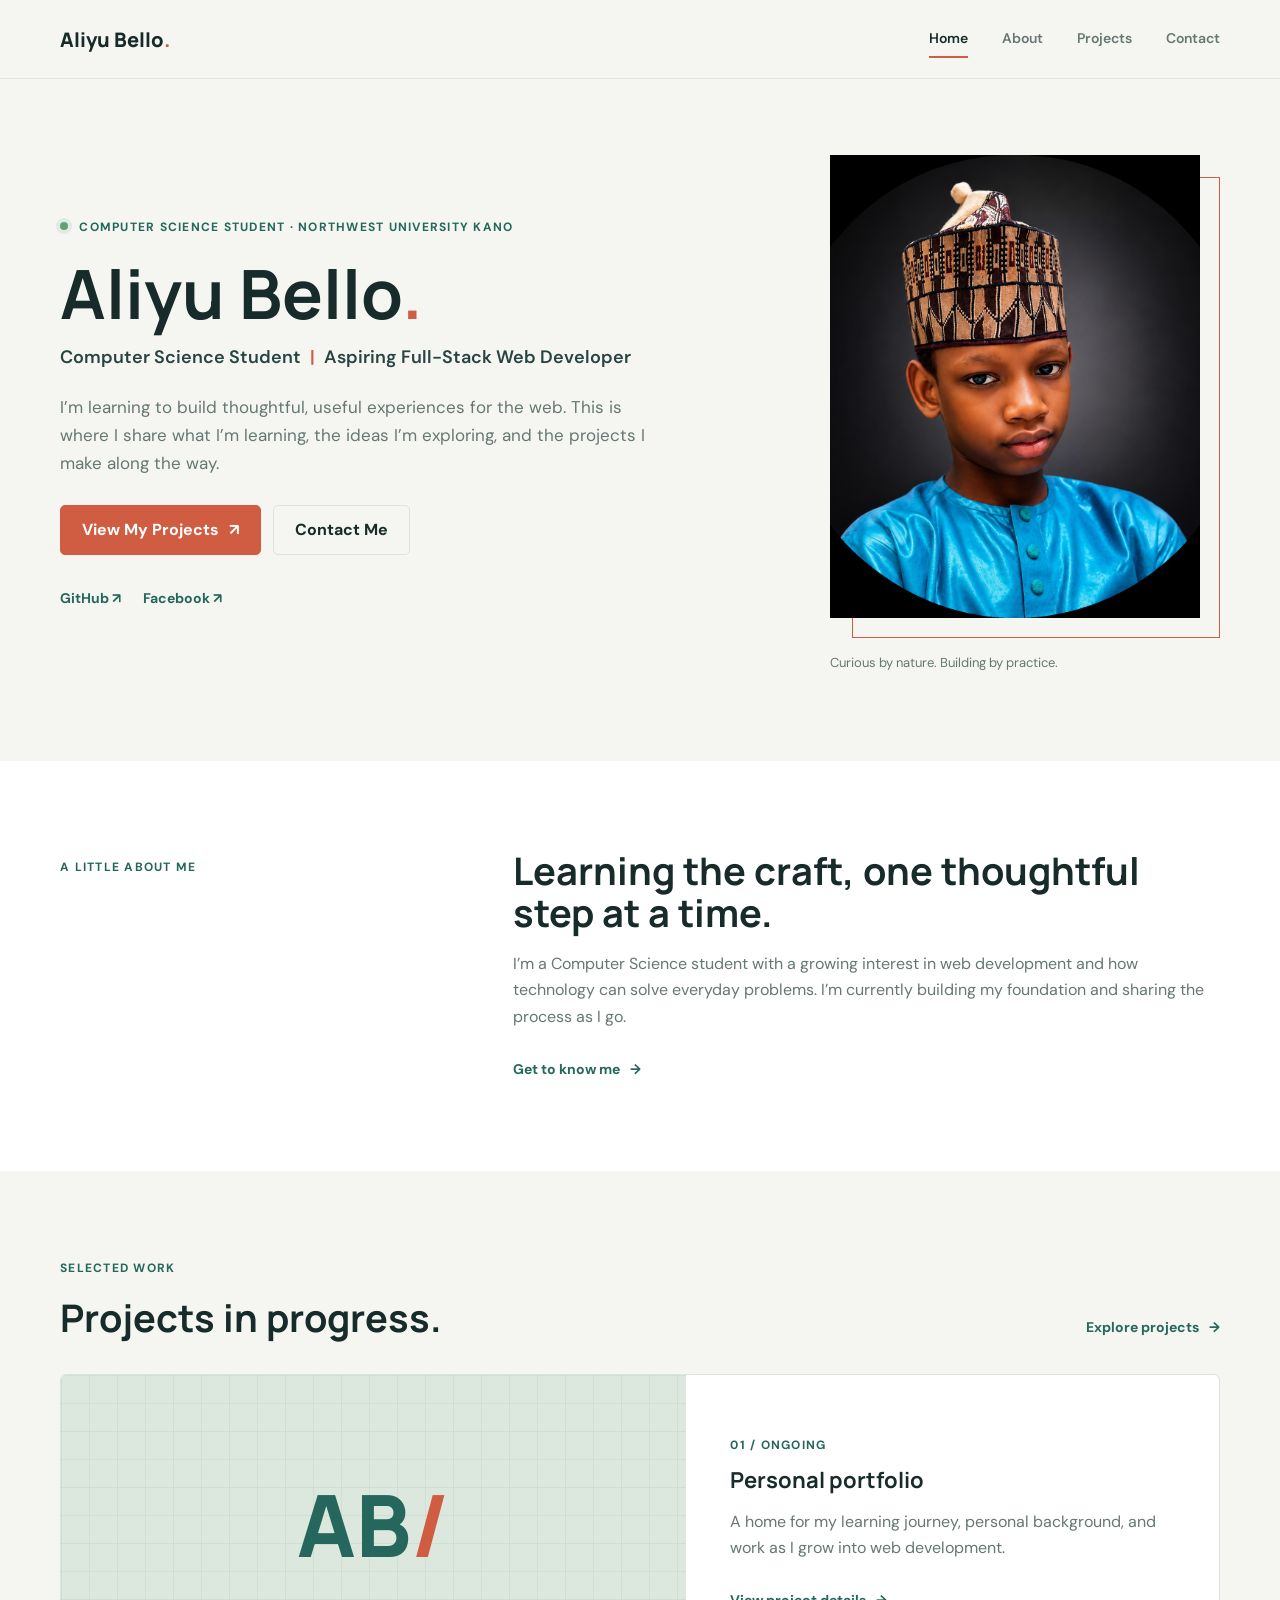
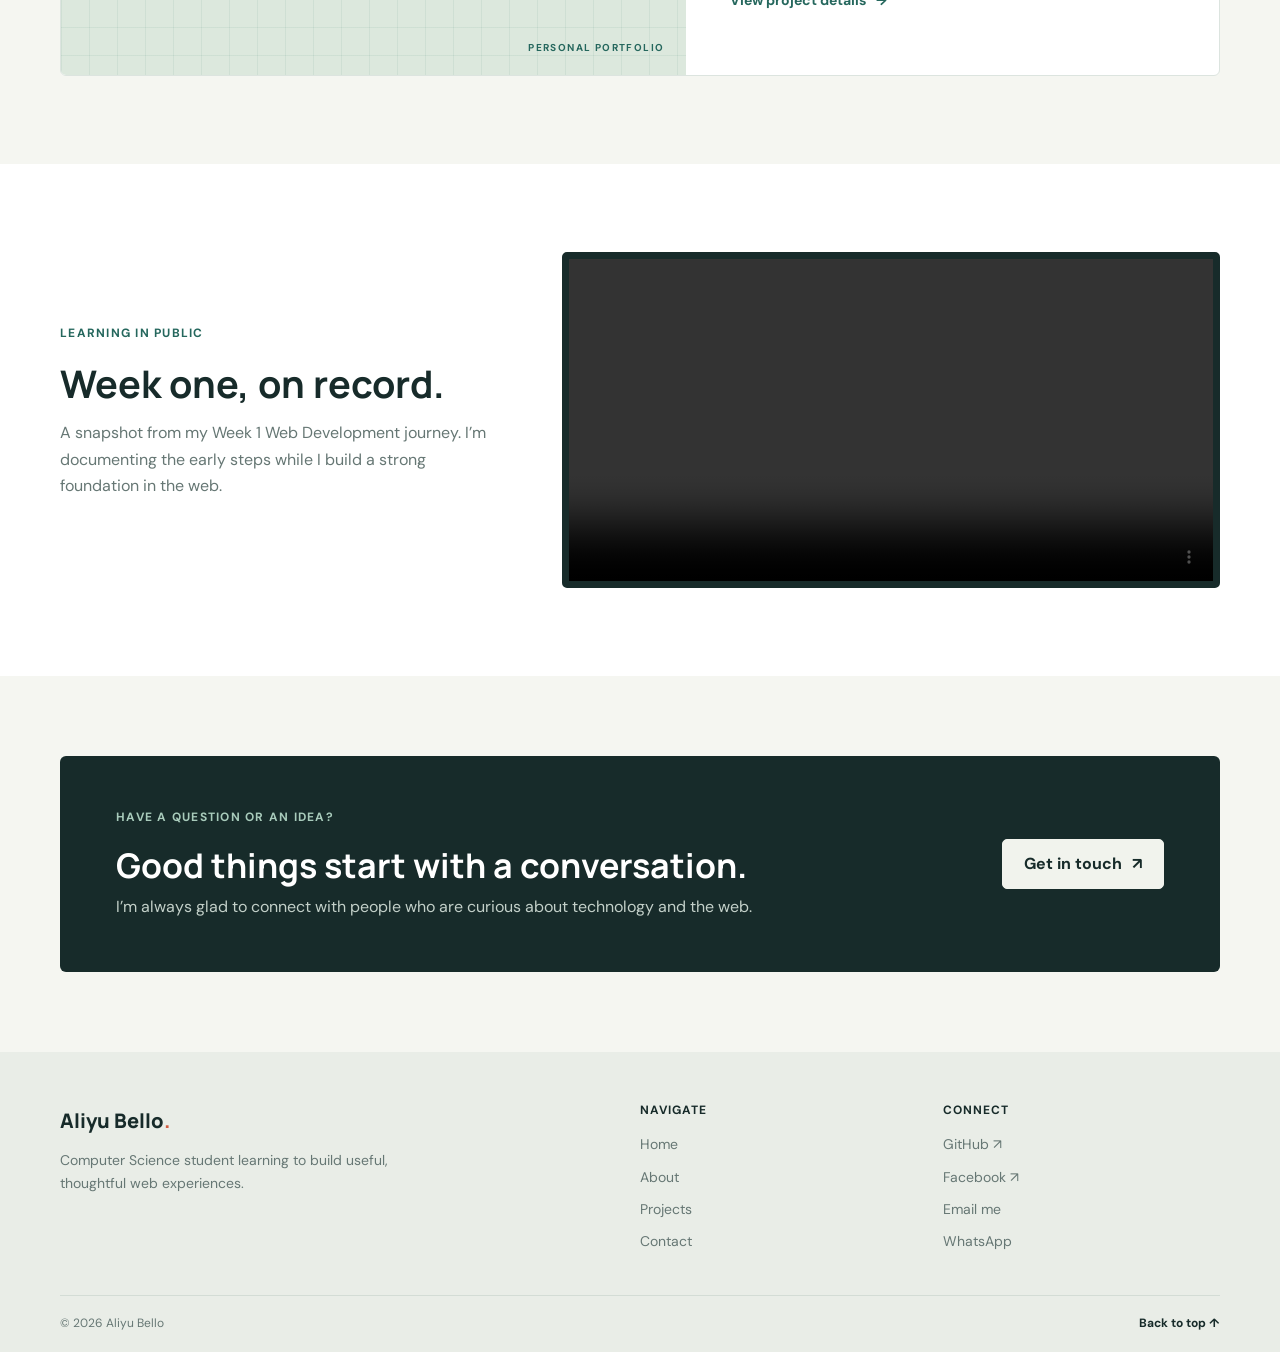
<file: index.html>
<!DOCTYPE html>
<html lang="en">
<head>
    <meta charset="UTF-8">
    <meta name="viewport" content="width=device-width, initial-scale=1.0">
    <meta name="description" content="Aliyu Bello is a Computer Science student at Northwest University Kano learning full-stack web development.">
    <meta property="og:title" content="Aliyu Bello | Aspiring Full-Stack Web Developer">
    <meta property="og:description" content="The portfolio and learning journey of Aliyu Bello, a Computer Science student at Northwest University Kano.">
    <meta property="og:type" content="website">
    <meta property="og:image" content="[ADD YOUR SOCIAL PREVIEW IMAGE URL]">
    <title>Aliyu Bello | Aspiring Full-Stack Web Developer</title>
    <link rel="icon" href="favicon.svg" type="image/svg+xml">
    <link rel="preconnect" href="https://fonts.googleapis.com">
    <link rel="preconnect" href="https://fonts.gstatic.com" crossorigin>
    <link href="https://fonts.googleapis.com/css2?family=DM+Sans:wght@400;500;600;700&family=Manrope:wght@400;500;600;700;800&display=swap" rel="stylesheet">
    <link rel="stylesheet" href="style.css">
    <script src="script.js" defer></script>
</head>
<body id="top">
    <a class="skip-link" href="#main-content">Skip to content</a>
    <header class="site-header">
        <div class="header-inner">
            <a class="logo" href="index.html" aria-label="Aliyu Bello home">Aliyu Bello<span>.</span></a>
            <button class="menu-toggle" type="button" aria-expanded="false" aria-controls="site-navigation" aria-label="Open navigation"><span></span><span></span></button>
            <nav class="site-nav" id="site-navigation" aria-label="Main navigation">
                <a href="index.html" aria-current="page">Home</a><a href="about.html">About</a><a href="project.html">Projects</a><a href="contact.html">Contact</a>
            </nav>
        </div>
    </header>
    <main id="main-content">
        <section class="hero container">
            <div class="hero-copy" data-reveal>
                <p class="eyebrow"><span class="status-dot"></span> Computer Science Student · Northwest University Kano</p>
                <h1>Aliyu Bello<span class="hero-period">.</span></h1>
                <p class="hero-title">Computer Science Student <span>|</span> Aspiring Full-Stack Web Developer</p>
                <p class="lede">I’m learning to build thoughtful, useful experiences for the web. This is where I share what I’m learning, the ideas I’m exploring, and the projects I make along the way.</p>
                <div class="button-row"><a class="button" href="project.html">View My Projects <span aria-hidden="true">↗</span></a><a class="button secondary" href="contact.html">Contact Me</a></div>
                <div class="hero-socials" aria-label="Social profiles"><a href="https://github.com/AbmalamiDev" target="_blank" rel="noreferrer">GitHub <span aria-hidden="true">↗</span></a><a href="https://www.facebook.com/aliyubellomalami" target="_blank" rel="noreferrer">Facebook <span aria-hidden="true">↗</span></a></div>
            </div>
            <div class="hero-visual" data-reveal><div class="hero-portrait"><img src="ab.png" alt="Aliyu Bello, Computer Science student and aspiring web developer"></div><span class="portrait-caption">Curious by nature. Building by practice.</span></div>
        </section>
        <section class="section intro-band">
            <div class="container intro-grid" data-reveal><p class="eyebrow">A little about me</p><div><h2>Learning the craft, one thoughtful step at a time.</h2><p>I’m a Computer Science student with a growing interest in web development and how technology can solve everyday problems. I’m currently building my foundation and sharing the process as I go.</p><a class="text-link" href="about.html">Get to know me <span aria-hidden="true">→</span></a></div></div>
        </section>
        <section class="section container featured-section">
            <div class="section-heading" data-reveal><div><p class="eyebrow">Selected work</p><h2>Projects in progress.</h2></div><a class="text-link" href="project.html">Explore projects <span aria-hidden="true">→</span></a></div>
            <article class="featured-project" data-reveal><div class="project-placeholder" aria-hidden="true"><span>AB<span class="placeholder-mark">/</span></span><small>PERSONAL PORTFOLIO</small></div><div class="featured-copy"><p class="eyebrow">01 / Ongoing</p><h3>Personal portfolio</h3><p>A home for my learning journey, personal background, and work as I grow into web development.</p><a class="text-link" href="project.html">View project details <span aria-hidden="true">→</span></a></div></article>
        </section>
        <section class="section video-section">
            <div class="container media-block" data-reveal><div class="section-heading"><p class="eyebrow">Learning in public</p><h2>Week one, on record.</h2><p>A snapshot from my Week 1 Web Development journey. I’m documenting the early steps while I build a strong foundation in the web.</p></div><video src="nacos.mp4" controls preload="metadata" aria-label="Aliyu Bello's Week 1 Web Development video">Your browser does not support the video element.</video></div>
        </section>
        <section class="cta-section container" data-reveal><div><p class="eyebrow">Have a question or an idea?</p><h2>Good things start with a conversation.</h2><p>I’m always glad to connect with people who are curious about technology and the web.</p></div><a class="button button-light" href="contact.html">Get in touch <span aria-hidden="true">↗</span></a></section>
    </main>
    <footer class="site-footer"><div class="container footer-main"><div class="footer-brand"><a class="logo" href="index.html">Aliyu Bello<span>.</span></a><p>Computer Science student learning to build useful, thoughtful web experiences.</p></div><div class="footer-column"><h2>Navigate</h2><a href="index.html">Home</a><a href="about.html">About</a><a href="project.html">Projects</a><a href="contact.html">Contact</a></div><div class="footer-column"><h2>Connect</h2><a href="https://github.com/AbmalamiDev" target="_blank" rel="noreferrer">GitHub <span aria-hidden="true">↗</span></a><a href="https://www.facebook.com/aliyubellomalami" target="_blank" rel="noreferrer">Facebook <span aria-hidden="true">↗</span></a><a href="mailto:aliyubellomalami@gmail.com">Email me</a><a href="https://wa.me/2348123404145" target="_blank" rel="noreferrer">WhatsApp</a></div></div><div class="container footer-bottom"><span>© 2026 Aliyu Bello</span><a class="back-to-top" href="#top">Back to top ↑</a></div></footer>
</body>
</html>
</file>
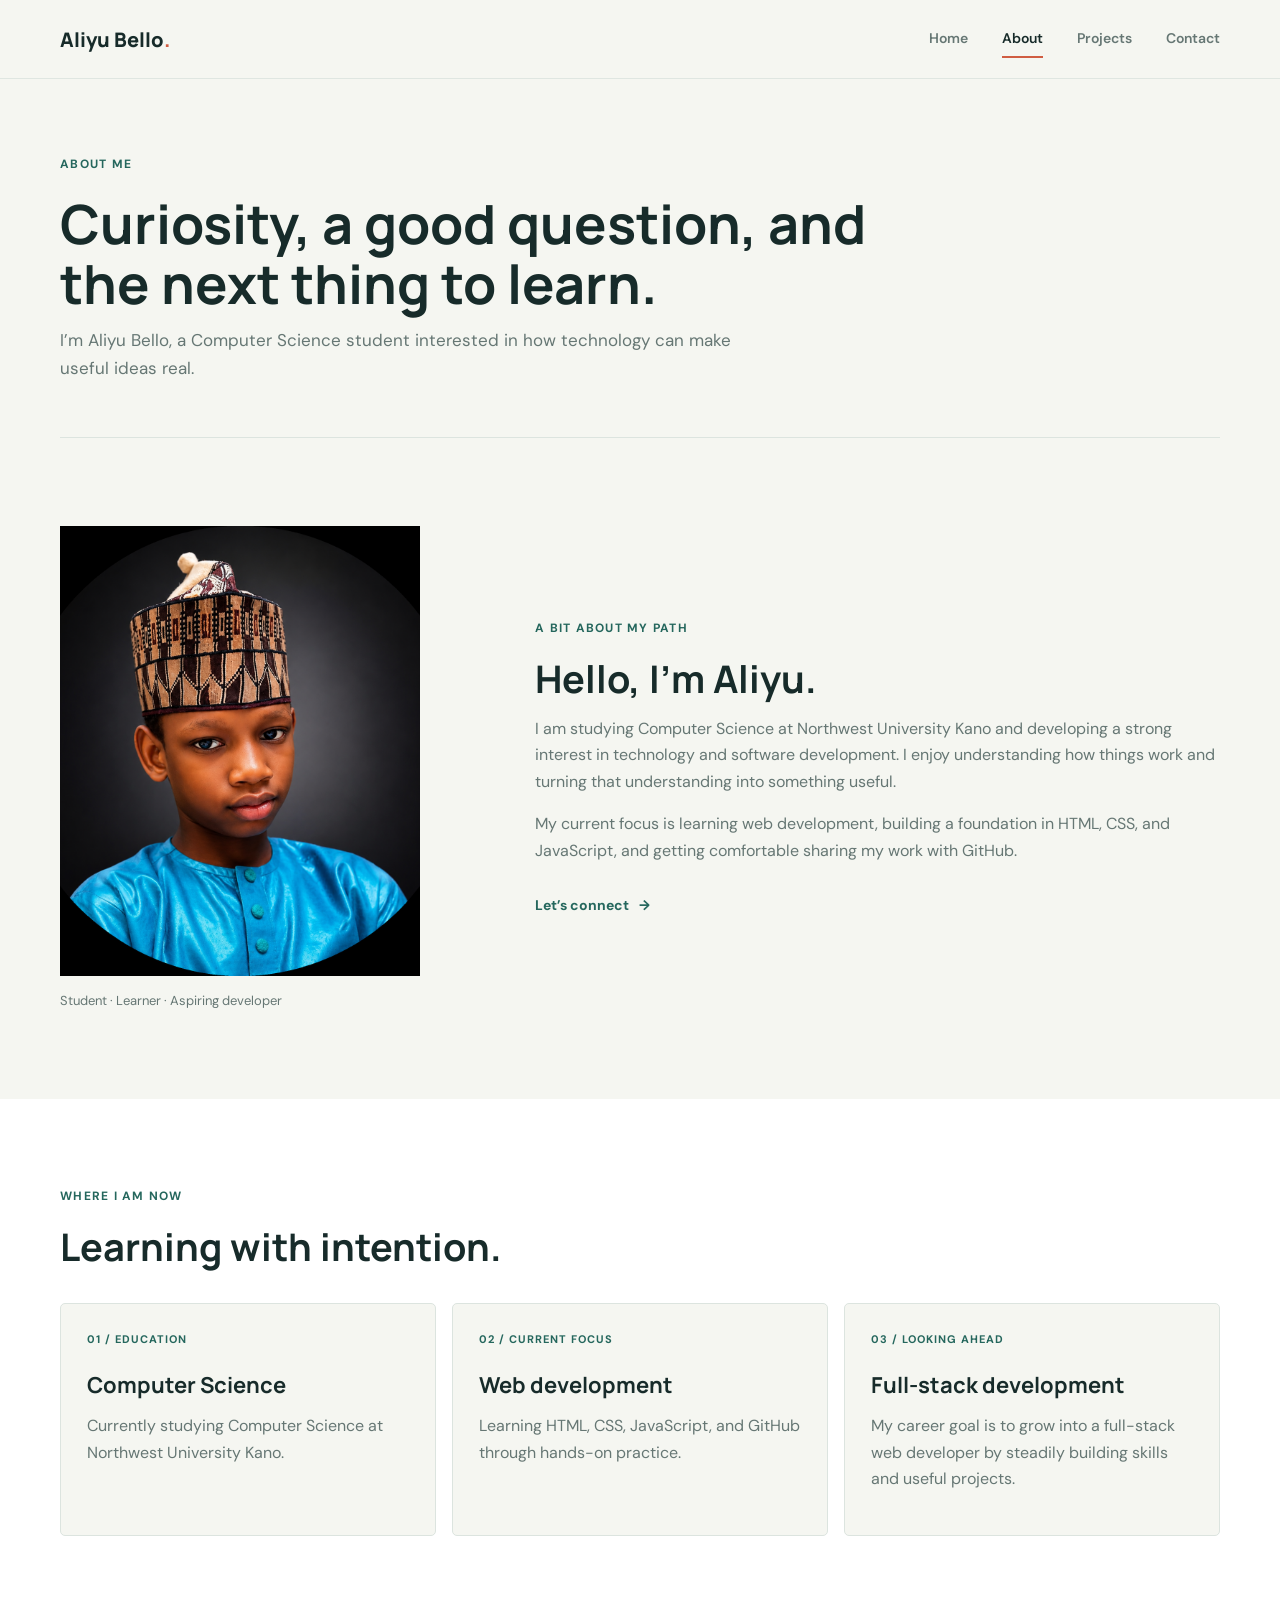
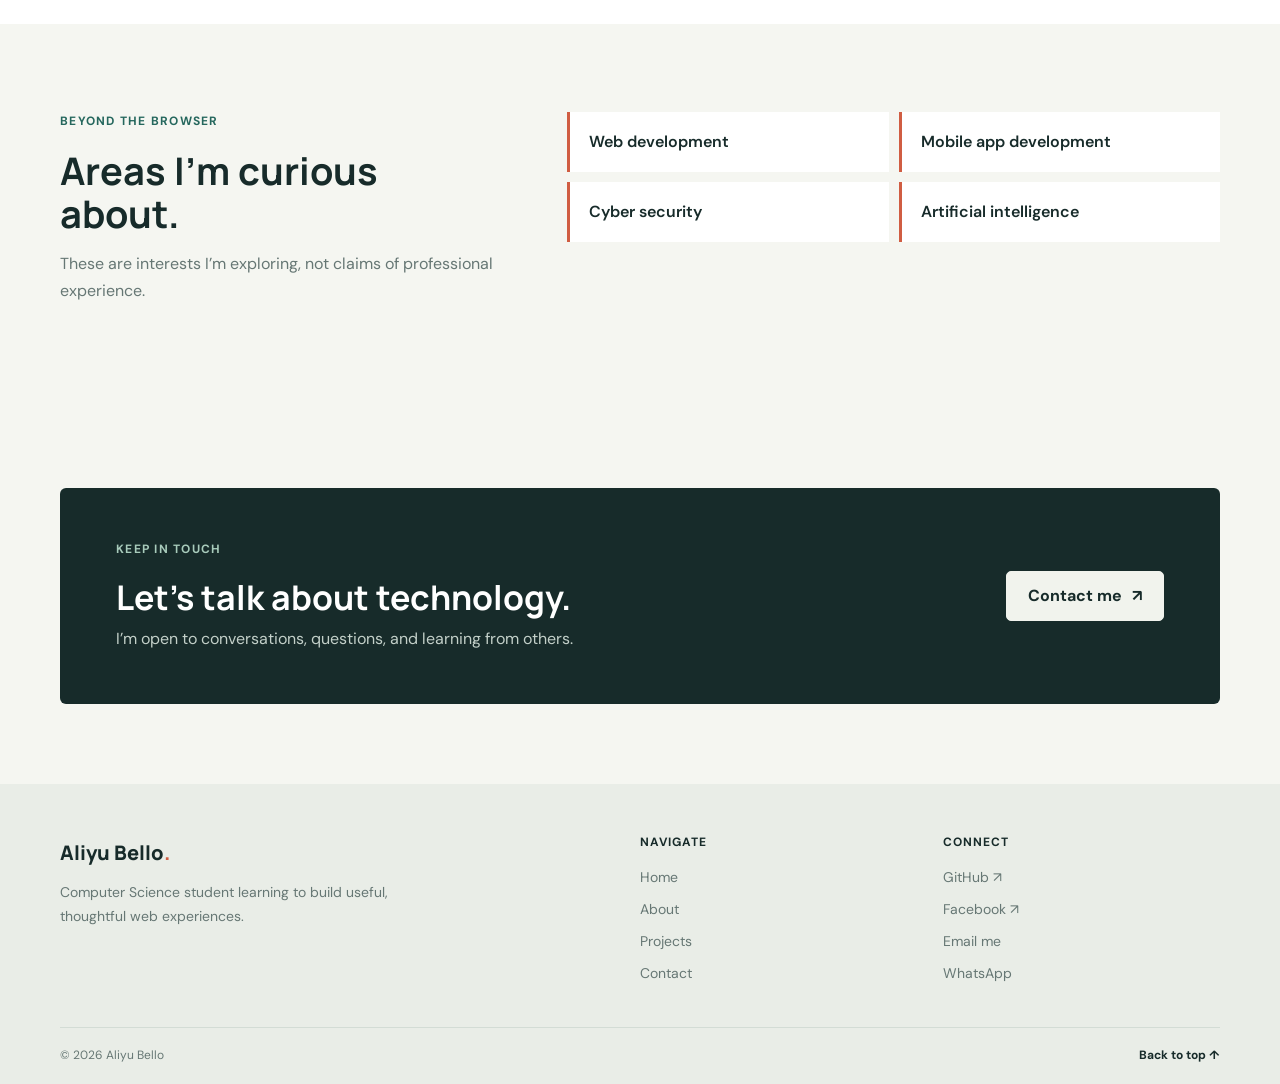
<file: about.html>
<!DOCTYPE html>
<html lang="en">
<head>
    <meta charset="UTF-8">
    <meta name="viewport" content="width=device-width, initial-scale=1.0">
    <meta name="description" content="Learn about Aliyu Bello, a Computer Science student at Northwest University Kano exploring web development and technology.">
    <meta property="og:title" content="About Aliyu Bello">
    <meta property="og:description" content="Education, learning journey, interests, and goals of Aliyu Bello.">
    <meta property="og:type" content="website">
    <meta property="og:image" content="[ADD YOUR SOCIAL PREVIEW IMAGE URL]">
    <title>About Me | Aliyu Bello</title>
    <link rel="icon" href="favicon.svg" type="image/svg+xml">
    <link rel="preconnect" href="https://fonts.googleapis.com">
    <link rel="preconnect" href="https://fonts.gstatic.com" crossorigin>
    <link href="https://fonts.googleapis.com/css2?family=DM+Sans:wght@400;500;600;700&family=Manrope:wght@400;500;600;700;800&display=swap" rel="stylesheet">
    <link rel="stylesheet" href="style.css">
    <script src="script.js" defer></script>
</head>
<body id="top">
    <a class="skip-link" href="#main-content">Skip to content</a>
    <header class="site-header"><div class="header-inner"><a class="logo" href="index.html" aria-label="Aliyu Bello home">Aliyu Bello<span>.</span></a><button class="menu-toggle" type="button" aria-expanded="false" aria-controls="site-navigation" aria-label="Open navigation"><span></span><span></span></button><nav class="site-nav" id="site-navigation" aria-label="Main navigation"><a href="index.html">Home</a><a href="about.html" aria-current="page">About</a><a href="project.html">Projects</a><a href="contact.html">Contact</a></nav></div></header>
    <main id="main-content">
        <section class="page-intro container" data-reveal><p class="eyebrow">About me</p><h1>Curiosity, a good question, and the next thing to learn.</h1><p class="lede">I’m Aliyu Bello, a Computer Science student interested in how technology can make useful ideas real.</p></section>
        <section class="section container about-grid"><div class="about-portrait" data-reveal><img src="ab.png" alt="Aliyu Bello, Computer Science student at Northwest University Kano"><span class="portrait-caption">Student · Learner · Aspiring developer</span></div><div class="about-copy" data-reveal><p class="eyebrow">A bit about my path</p><h2>Hello, I’m Aliyu.</h2><p>I am studying Computer Science at Northwest University Kano and developing a strong interest in technology and software development. I enjoy understanding how things work and turning that understanding into something useful.</p><p>My current focus is learning web development, building a foundation in HTML, CSS, and JavaScript, and getting comfortable sharing my work with GitHub.</p><a class="text-link" href="contact.html">Let’s connect <span aria-hidden="true">→</span></a></div></section>
        <section class="section detail-section"><div class="container"><div class="section-heading" data-reveal><p class="eyebrow">Where I am now</p><h2>Learning with intention.</h2></div><div class="journey-grid"><article class="journey-card" data-reveal><span class="card-kicker">01 / Education</span><h3>Computer Science</h3><p>Currently studying Computer Science at Northwest University Kano.</p></article><article class="journey-card" data-reveal><span class="card-kicker">02 / Current focus</span><h3>Web development</h3><p>Learning HTML, CSS, JavaScript, and GitHub through hands-on practice.</p></article><article class="journey-card" data-reveal><span class="card-kicker">03 / Looking ahead</span><h3>Full-stack development</h3><p>My career goal is to grow into a full-stack web developer by steadily building skills and useful projects.</p></article></div></div></section>
        <section class="section container interests-layout"><div data-reveal><p class="eyebrow">Beyond the browser</p><h2>Areas I’m curious about.</h2><p class="muted-copy">These are interests I’m exploring, not claims of professional experience.</p></div><ul class="interest-list" data-reveal><li>Web development</li><li>Mobile app development</li><li>Cyber security</li><li>Artificial intelligence</li></ul></section>
        <section class="cta-section container" data-reveal><div><p class="eyebrow">Keep in touch</p><h2>Let’s talk about technology.</h2><p>I’m open to conversations, questions, and learning from others.</p></div><a class="button button-light" href="contact.html">Contact me <span aria-hidden="true">↗</span></a></section>
    </main>
    <footer class="site-footer"><div class="container footer-main"><div class="footer-brand"><a class="logo" href="index.html">Aliyu Bello<span>.</span></a><p>Computer Science student learning to build useful, thoughtful web experiences.</p></div><div class="footer-column"><h2>Navigate</h2><a href="index.html">Home</a><a href="about.html">About</a><a href="project.html">Projects</a><a href="contact.html">Contact</a></div><div class="footer-column"><h2>Connect</h2><a href="https://github.com/AbmalamiDev" target="_blank" rel="noreferrer">GitHub <span aria-hidden="true">↗</span></a><a href="https://www.facebook.com/aliyubellomalami" target="_blank" rel="noreferrer">Facebook <span aria-hidden="true">↗</span></a><a href="mailto:aliyubellomalami@gmail.com">Email me</a><a href="https://wa.me/2348123404145" target="_blank" rel="noreferrer">WhatsApp</a></div></div><div class="container footer-bottom"><span>© 2026 Aliyu Bello</span><a class="back-to-top" href="#top">Back to top ↑</a></div></footer>
</body>
</html>
</file>
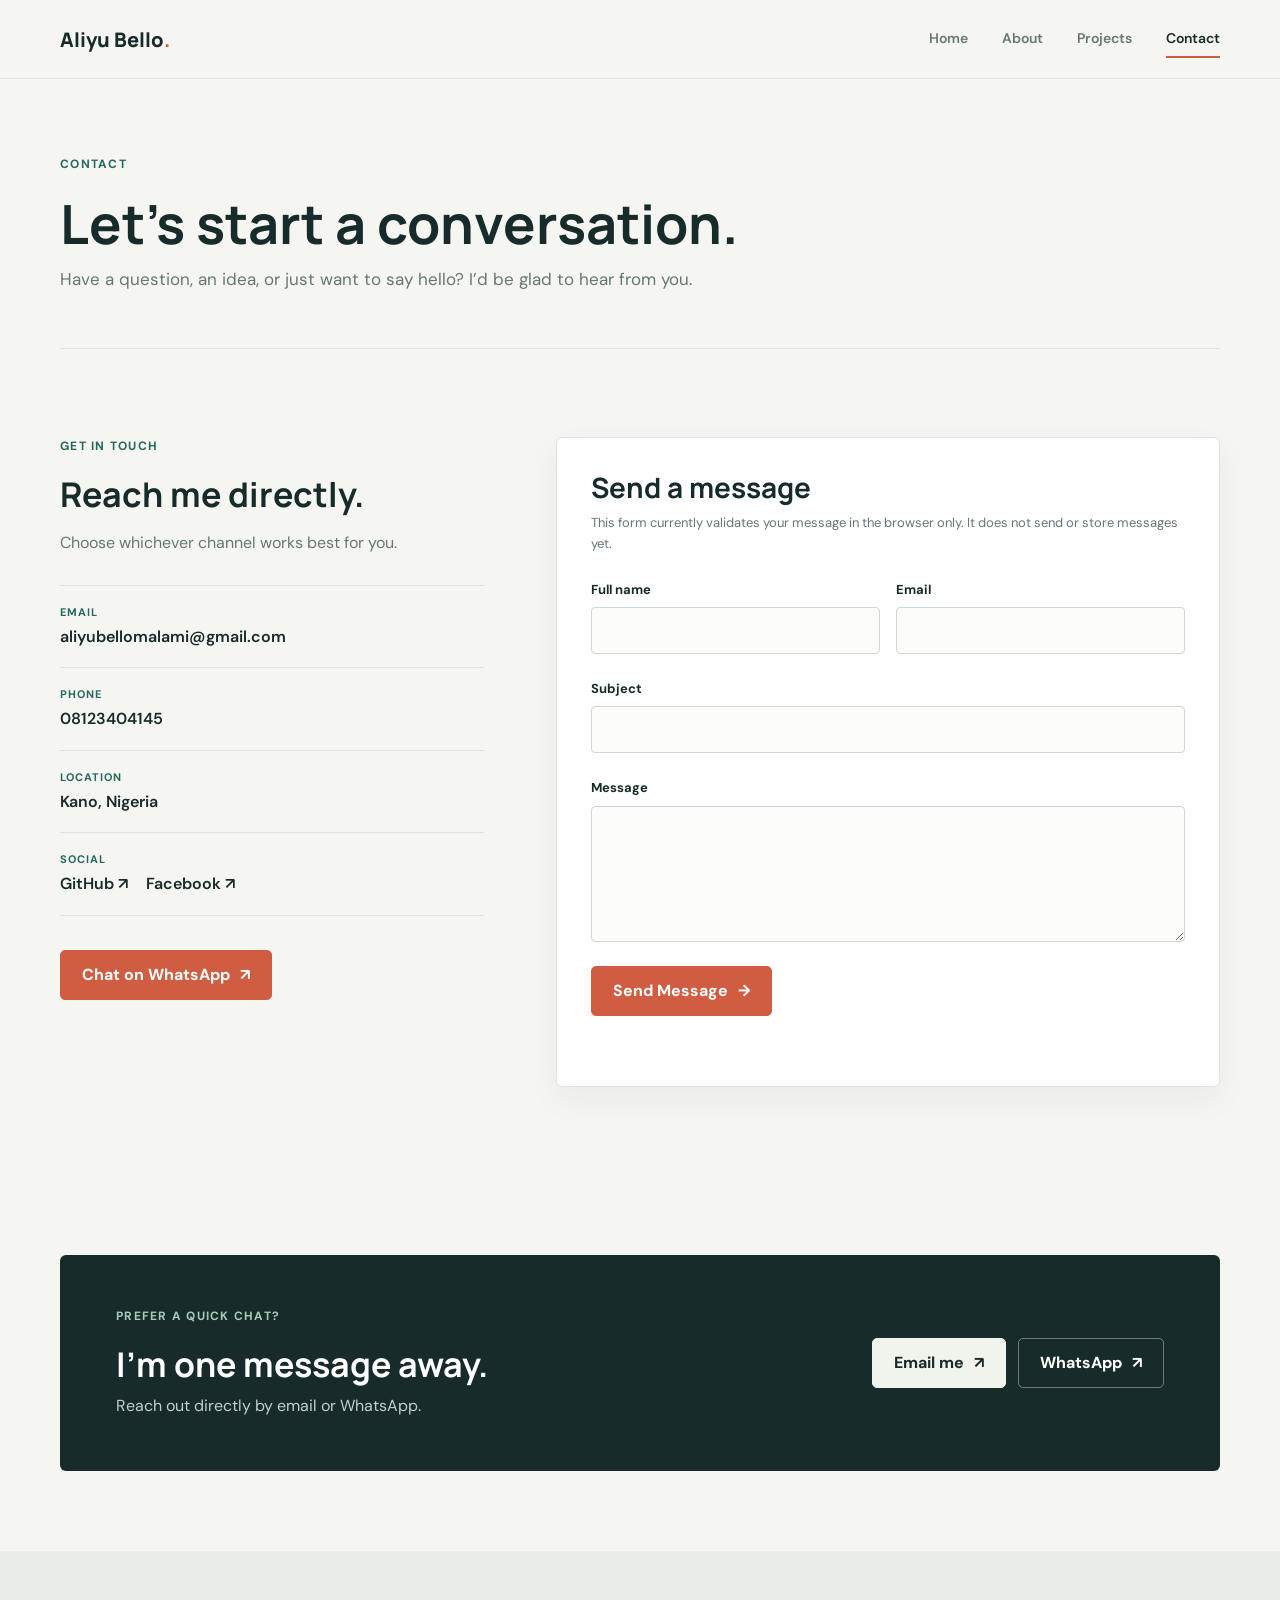
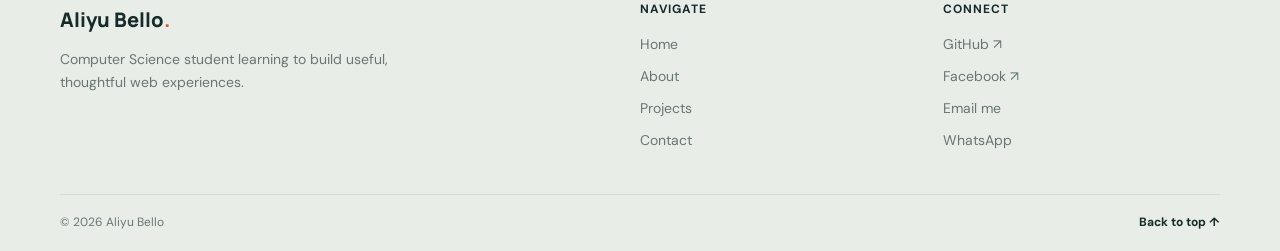
<file: contact.html>
<!DOCTYPE html>
<html lang="en">
<head>
    <meta charset="UTF-8">
    <meta name="viewport" content="width=device-width, initial-scale=1.0">
    <meta name="description" content="Contact Aliyu Bello by email, phone, WhatsApp, GitHub, or Facebook.">
    <meta property="og:title" content="Contact Aliyu Bello">
    <meta property="og:description" content="Get in touch with Aliyu Bello, Computer Science student and aspiring full-stack web developer.">
    <meta property="og:type" content="website">
    <meta property="og:image" content="[ADD YOUR SOCIAL PREVIEW IMAGE URL]">
    <title>Contact Me | Aliyu Bello</title>
    <link rel="icon" href="favicon.svg" type="image/svg+xml">
    <link rel="preconnect" href="https://fonts.googleapis.com">
    <link rel="preconnect" href="https://fonts.gstatic.com" crossorigin>
    <link href="https://fonts.googleapis.com/css2?family=DM+Sans:wght@400;500;600;700&family=Manrope:wght@400;500;600;700;800&display=swap" rel="stylesheet">
    <link rel="stylesheet" href="style.css">
    <script src="script.js" defer></script>
</head>
<body id="top">
    <a class="skip-link" href="#main-content">Skip to content</a>
    <header class="site-header"><div class="header-inner"><a class="logo" href="index.html" aria-label="Aliyu Bello home">Aliyu Bello<span>.</span></a><button class="menu-toggle" type="button" aria-expanded="false" aria-controls="site-navigation" aria-label="Open navigation"><span></span><span></span></button><nav class="site-nav" id="site-navigation" aria-label="Main navigation"><a href="index.html">Home</a><a href="about.html">About</a><a href="project.html">Projects</a><a href="contact.html" aria-current="page">Contact</a></nav></div></header>
    <main id="main-content">
        <section class="page-intro container" data-reveal><p class="eyebrow">Contact</p><h1>Let’s start a conversation.</h1><p class="lede">Have a question, an idea, or just want to say hello? I’d be glad to hear from you.</p></section>
        <section class="section container contact-layout">
            <div class="contact-aside" data-reveal><p class="eyebrow">Get in touch</p><h2>Reach me directly.</h2><p class="muted-copy">Choose whichever channel works best for you.</p><div class="contact-details"><div class="contact-item"><span class="contact-label">Email</span><a href="mailto:aliyubellomalami@gmail.com">aliyubellomalami@gmail.com</a></div><div class="contact-item"><span class="contact-label">Phone</span><a href="tel:+2348123404145">08123404145</a></div><div class="contact-item"><span class="contact-label">Location</span><span>Kano, Nigeria</span></div><div class="contact-item"><span class="contact-label">Social</span><div class="social-links"><a href="https://github.com/AbmalamiDev" target="_blank" rel="noreferrer">GitHub <span aria-hidden="true">↗</span></a><a href="https://www.facebook.com/aliyubellomalami" target="_blank" rel="noreferrer">Facebook <span aria-hidden="true">↗</span></a></div></div></div><a class="button whatsapp-button" href="https://wa.me/2348123404145" target="_blank" rel="noreferrer">Chat on WhatsApp <span aria-hidden="true">↗</span></a></div>
            <div class="form-panel" data-reveal><h2>Send a message</h2><p class="form-note">This form currently validates your message in the browser only. It does not send or store messages yet.</p><form id="contact-form" novalidate><div class="field-row"><div class="form-field"><label for="full-name">Full name</label><input id="full-name" name="name" type="text" autocomplete="name" required minlength="2" aria-describedby="name-error"><span class="field-error" id="name-error"></span></div><div class="form-field"><label for="email">Email</label><input id="email" name="email" type="email" autocomplete="email" required aria-describedby="email-error"><span class="field-error" id="email-error"></span></div></div><div class="form-field"><label for="subject">Subject</label><input id="subject" name="subject" type="text" required minlength="3" aria-describedby="subject-error"><span class="field-error" id="subject-error"></span></div><div class="form-field"><label for="message">Message</label><textarea id="message" name="message" rows="5" required minlength="10" aria-describedby="message-error"></textarea><span class="field-error" id="message-error"></span></div><button class="button submit-button" type="submit">Send Message <span aria-hidden="true">→</span></button><p class="form-status" id="form-status" role="status" aria-live="polite"></p></form></div>
        </section>
        <!-- Add and display only when active: LinkedIn [ADD YOUR LINKEDIN], Instagram [ADD YOUR INSTAGRAM], X [ADD YOUR X URL], TikTok [ADD YOUR TIKTOK], YouTube [ADD YOUR YOUTUBE]. Replace WhatsApp, email, and phone URLs above if they change. -->
        <section class="cta-section container" data-reveal><div><p class="eyebrow">Prefer a quick chat?</p><h2>I’m one message away.</h2><p>Reach out directly by email or WhatsApp.</p></div><div class="button-row"><a class="button button-light" href="mailto:aliyubellomalami@gmail.com">Email me <span aria-hidden="true">↗</span></a><a class="button button-light outline-light" href="https://wa.me/2348123404145" target="_blank" rel="noreferrer">WhatsApp <span aria-hidden="true">↗</span></a></div></section>
    </main>
    <footer class="site-footer"><div class="container footer-main"><div class="footer-brand"><a class="logo" href="index.html">Aliyu Bello<span>.</span></a><p>Computer Science student learning to build useful, thoughtful web experiences.</p></div><div class="footer-column"><h2>Navigate</h2><a href="index.html">Home</a><a href="about.html">About</a><a href="project.html">Projects</a><a href="contact.html">Contact</a></div><div class="footer-column"><h2>Connect</h2><a href="https://github.com/AbmalamiDev" target="_blank" rel="noreferrer">GitHub <span aria-hidden="true">↗</span></a><a href="https://www.facebook.com/aliyubellomalami" target="_blank" rel="noreferrer">Facebook <span aria-hidden="true">↗</span></a><a href="mailto:aliyubellomalami@gmail.com">Email me</a><a href="https://wa.me/2348123404145" target="_blank" rel="noreferrer">WhatsApp</a></div></div><div class="container footer-bottom"><span>© 2026 Aliyu Bello</span><a class="back-to-top" href="#top">Back to top ↑</a></div></footer>
    </body>
</html>
</file>
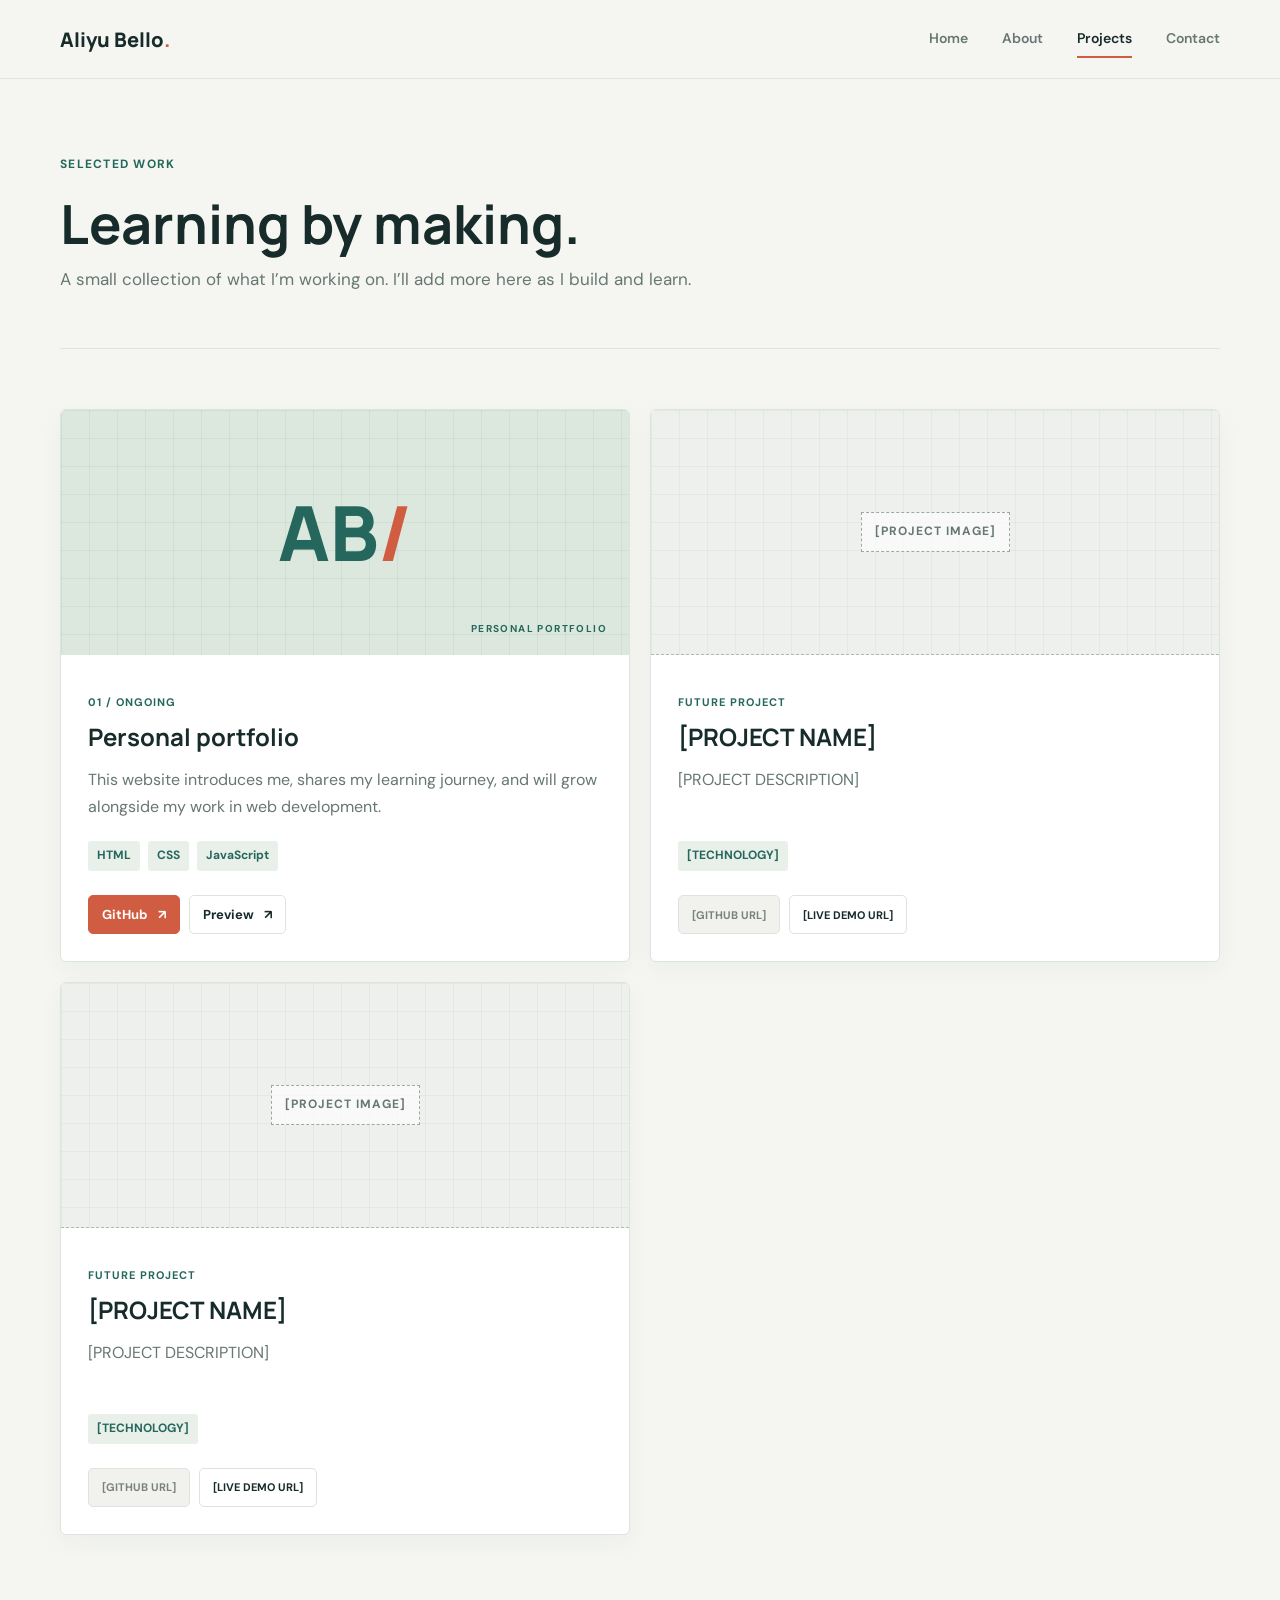
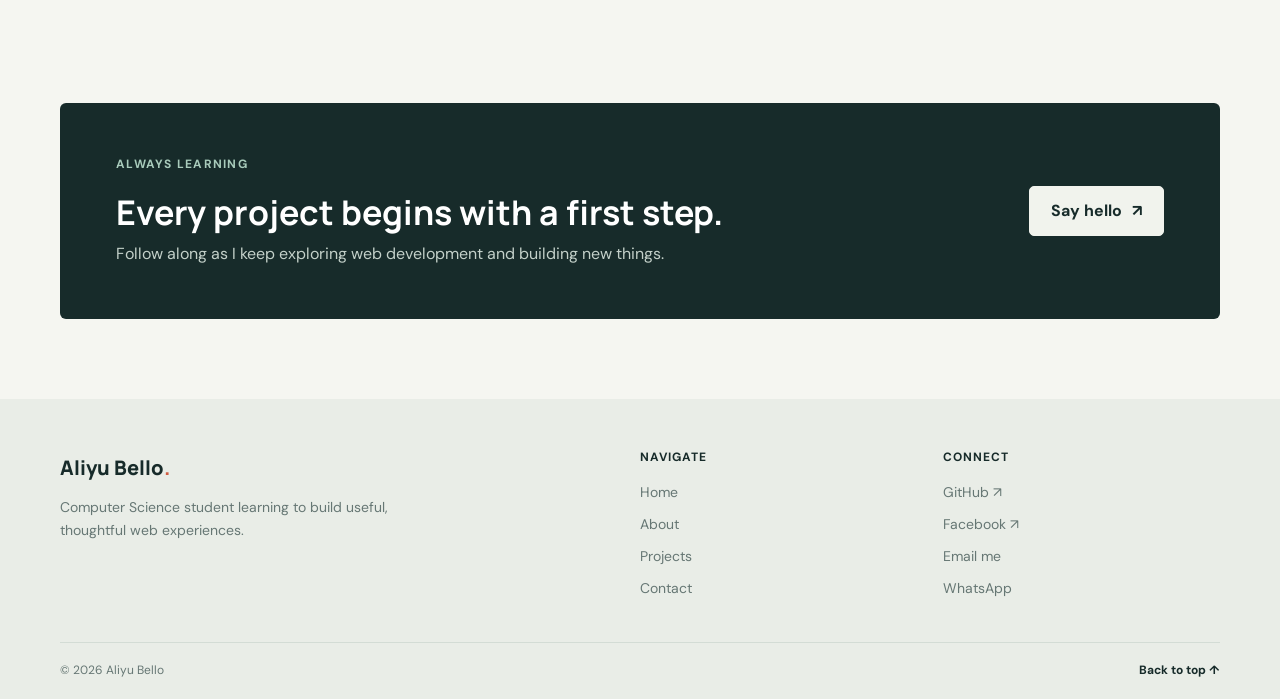
<file: project.html>
<!DOCTYPE html>
<html lang="en">
<head>
    <meta charset="UTF-8">
    <meta name="viewport" content="width=device-width, initial-scale=1.0">
    <meta name="description" content="Explore the personal portfolio project and future project placeholders from Aliyu Bello, an aspiring full-stack web developer.">
    <meta property="og:title" content="Projects | Aliyu Bello">
    <meta property="og:description" content="Work in progress and future projects from Aliyu Bello.">
    <meta property="og:type" content="website">
    <meta property="og:image" content="[ADD YOUR SOCIAL PREVIEW IMAGE URL]">
    <title>Projects | Aliyu Bello</title>
    <link rel="icon" href="favicon.svg" type="image/svg+xml">
    <link rel="preconnect" href="https://fonts.googleapis.com">
    <link rel="preconnect" href="https://fonts.gstatic.com" crossorigin>
    <link href="https://fonts.googleapis.com/css2?family=DM+Sans:wght@400;500;600;700&family=Manrope:wght@400;500;600;700;800&display=swap" rel="stylesheet">
    <link rel="stylesheet" href="style.css">
    <script src="script.js" defer></script>
</head>
<body id="top">
    <a class="skip-link" href="#main-content">Skip to content</a>
    <header class="site-header"><div class="header-inner"><a class="logo" href="index.html" aria-label="Aliyu Bello home">Aliyu Bello<span>.</span></a><button class="menu-toggle" type="button" aria-expanded="false" aria-controls="site-navigation" aria-label="Open navigation"><span></span><span></span></button><nav class="site-nav" id="site-navigation" aria-label="Main navigation"><a href="index.html">Home</a><a href="about.html">About</a><a href="project.html" aria-current="page">Projects</a><a href="contact.html">Contact</a></nav></div></header>
    <main id="main-content">
        <section class="page-intro container" data-reveal><p class="eyebrow">Selected work</p><h1>Learning by making.</h1><p class="lede">A small collection of what I’m working on. I’ll add more here as I build and learn.</p></section>
        <section class="section container projects-section"><div class="project-grid">
            <article class="project-card" data-reveal><div class="project-art" role="img" aria-label="Abstract preview for Aliyu Bello's personal portfolio website"><span class="project-art-mark">AB<span>/</span></span><span class="project-art-label">PERSONAL PORTFOLIO</span></div><div class="project-content"><p class="card-kicker">01 / Ongoing</p><h2>Personal portfolio</h2><p>This website introduces me, shares my learning journey, and will grow alongside my work in web development.</p><ul class="tag-list" aria-label="Technologies"><li>HTML</li><li>CSS</li><li>JavaScript</li></ul><div class="project-actions"><a class="button small-button" href="https://github.com/AbmalamiDev" target="_blank" rel="noreferrer">GitHub <span aria-hidden="true">↗</span></a><a class="button secondary small-button" href="index.html">Preview <span aria-hidden="true">↗</span></a></div></div></article>
            <article class="project-card placeholder-card" data-reveal><div class="project-art project-art-empty" role="img" aria-label="Placeholder for a future project image"><span>[PROJECT IMAGE]</span></div><div class="project-content"><p class="card-kicker">Future project</p><h2>[PROJECT NAME]</h2><p>[PROJECT DESCRIPTION]</p><ul class="tag-list"><li>[TECHNOLOGY]</li></ul><div class="project-actions"><span class="button small-button is-disabled" aria-disabled="true">[GITHUB URL]</span><span class="button secondary small-button is-disabled" aria-disabled="true">[LIVE DEMO URL]</span></div></div></article>
            <article class="project-card placeholder-card" data-reveal><div class="project-art project-art-empty" role="img" aria-label="Placeholder for a future project image"><span>[PROJECT IMAGE]</span></div><div class="project-content"><p class="card-kicker">Future project</p><h2>[PROJECT NAME]</h2><p>[PROJECT DESCRIPTION]</p><ul class="tag-list"><li>[TECHNOLOGY]</li></ul><div class="project-actions"><span class="button small-button is-disabled" aria-disabled="true">[GITHUB URL]</span><span class="button secondary small-button is-disabled" aria-disabled="true">[LIVE DEMO URL]</span></div></div></article>
        </div></section>
        <section class="cta-section container" data-reveal><div><p class="eyebrow">Always learning</p><h2>Every project begins with a first step.</h2><p>Follow along as I keep exploring web development and building new things.</p></div><a class="button button-light" href="contact.html">Say hello <span aria-hidden="true">↗</span></a></section>
    </main>
    <footer class="site-footer"><div class="container footer-main"><div class="footer-brand"><a class="logo" href="index.html">Aliyu Bello<span>.</span></a><p>Computer Science student learning to build useful, thoughtful web experiences.</p></div><div class="footer-column"><h2>Navigate</h2><a href="index.html">Home</a><a href="about.html">About</a><a href="project.html">Projects</a><a href="contact.html">Contact</a></div><div class="footer-column"><h2>Connect</h2><a href="https://github.com/AbmalamiDev" target="_blank" rel="noreferrer">GitHub <span aria-hidden="true">↗</span></a><a href="https://www.facebook.com/aliyubellomalami" target="_blank" rel="noreferrer">Facebook <span aria-hidden="true">↗</span></a><a href="mailto:aliyubellomalami@gmail.com">Email me</a><a href="https://wa.me/2348123404145" target="_blank" rel="noreferrer">WhatsApp</a></div></div><div class="container footer-bottom"><span>© 2026 Aliyu Bello</span><a class="back-to-top" href="#top">Back to top ↑</a></div></footer>
</body>
</html>
</file>
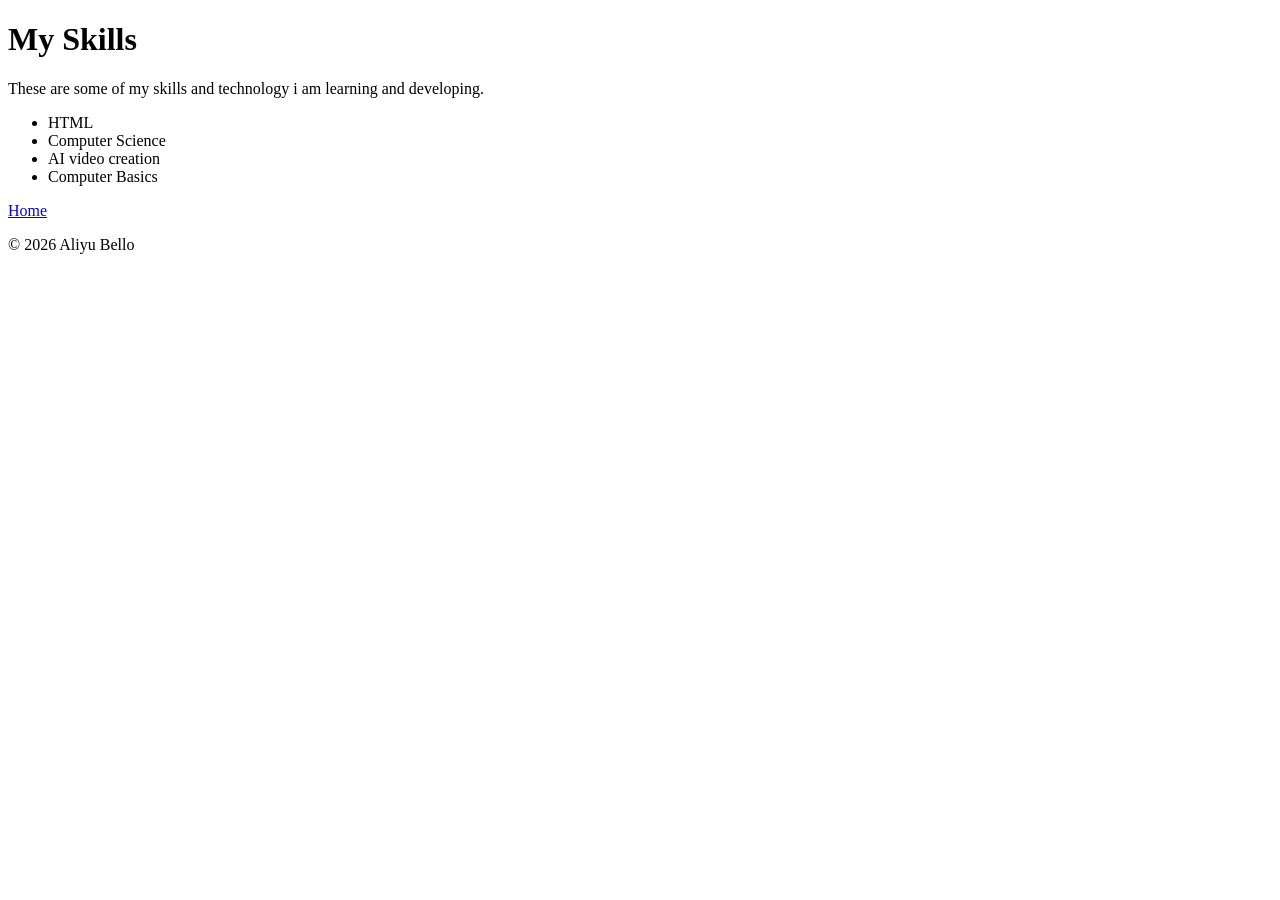
<file: skills.html>
<!DOCTYPE html>
<html lang="en">
<head>
    <meta charset="UTF-8">
    <meta name="viewport" content="width=device-width, initial-scale=1.0">
    <title>My Skills</title>
</head>
<body>

    <h1>My Skills</h1>

    <p>These are some of my skills and technology i am learning and developing.</p>
    <ul>
        <li>HTML</li>
        <li>Computer Science</li>
        <li>AI video creation</li>
        <li>Computer Basics</li>
    </ul>

    <a href="index.html">Home</a>

    <footer>
        <p>&copy; 2026 Aliyu Bello</p>
    </footer>
    
</body>
</html>
</file>
<file: style.css>
:root {
    color-scheme: light;
    --ink: #172b2a;
    --ink-soft: #274342;
    --muted: #667774;
    --paper: #f5f6f1;
    --surface: #ffffff;
    --line: #dce4df;
    --accent: #d05d42;
    --accent-dark: #a94430;
    --green: #25675d;
    --green-light: #e8f0e9;
    --shadow: 0 18px 48px rgba(23, 43, 42, 0.1);
}

* { box-sizing: border-box; }
html { scroll-behavior: smooth; scroll-padding-top: 88px; }
body { margin: 0; color: var(--ink); background: var(--paper); font-family: 'DM Sans', sans-serif; line-height: 1.65; }
body, button, input, textarea { font-family: 'DM Sans', sans-serif; }
a { color: inherit; }
img, video { display: block; max-width: 100%; }
button, input, textarea { font-size: inherit; }
button, a { -webkit-tap-highlight-color: transparent; }
:focus-visible { outline: 3px solid #df795f; outline-offset: 4px; }
::selection { color: white; background: var(--green); }

.skip-link { position: fixed; z-index: 20; top: 10px; left: 10px; padding: 10px 14px; transform: translateY(-160%); background: var(--ink); color: white; }
.skip-link:focus { transform: translateY(0); }
.container { width: min(100% - 56px, 1160px); margin-inline: auto; }
.site-header { position: sticky; z-index: 10; top: 0; border-bottom: 1px solid rgba(220, 228, 223, 0.85); background: rgba(245, 246, 241, 0.94); backdrop-filter: blur(16px); }
.header-inner { display: flex; align-items: center; justify-content: space-between; width: min(100% - 56px, 1160px); min-height: 78px; margin-inline: auto; }
.logo { color: var(--ink); font-family: 'Manrope', sans-serif; font-size: 20px; font-weight: 800; text-decoration: none; }
.logo span, .hero-period { color: var(--accent); }
.site-nav { display: flex; align-items: center; gap: 34px; }
.site-nav a { position: relative; padding: 8px 0; color: var(--muted); font-size: 14px; font-weight: 600; text-decoration: none; transition: color 180ms ease; }
.site-nav a::after { position: absolute; right: 0; bottom: 1px; left: 0; height: 2px; transform: scaleX(0); transform-origin: left; background: var(--accent); content: ''; transition: transform 180ms ease; }
.site-nav a:hover, .site-nav a[aria-current='page'] { color: var(--ink); }
.site-nav a:hover::after, .site-nav a[aria-current='page']::after { transform: scaleX(1); }
.menu-toggle { display: none; }

.hero { display: grid; grid-template-columns: minmax(0, 1.13fr) minmax(300px, 0.87fr); align-items: center; gap: 86px; min-height: 630px; padding-block: 76px 88px; }
.hero-copy { max-width: 650px; }
.eyebrow { margin: 0 0 18px; color: var(--green); font-size: 12px; font-weight: 700; letter-spacing: 1.25px; text-transform: uppercase; }
.status-dot { display: inline-block; width: 8px; height: 8px; margin: 0 7px 1px 0; border-radius: 50%; background: #62a176; box-shadow: 0 0 0 4px rgba(98, 161, 118, 0.13); }
h1, h2, h3 { margin-top: 0; font-family: 'Manrope', sans-serif; font-weight: 700; line-height: 1.12; }
h1 { max-width: 700px; margin-bottom: 12px; font-size: 68px; letter-spacing: 0; }
h2 { margin-bottom: 17px; font-size: 38px; letter-spacing: 0; }
h3 { margin-bottom: 10px; font-size: 22px; letter-spacing: 0; }
.hero-title { margin: 0 0 20px; color: var(--ink-soft); font-size: 18px; font-weight: 600; }
.hero-title span { padding-inline: 5px; color: var(--accent); }
.lede { max-width: 590px; margin: 0 0 28px; color: var(--muted); font-size: 17px; }
.button-row { display: flex; flex-wrap: wrap; gap: 12px; }
.button { display: inline-flex; align-items: center; justify-content: center; gap: 10px; min-height: 50px; padding: 0 21px; border: 1px solid var(--accent); border-radius: 5px; background: var(--accent); color: white; font-weight: 700; text-decoration: none; transition: transform 180ms ease, background 180ms ease, box-shadow 180ms ease; }
.button:hover { transform: translateY(-2px); background: var(--accent-dark); box-shadow: 0 8px 18px rgba(169, 68, 48, 0.18); }
.button.secondary { border-color: var(--line); background: transparent; color: var(--ink); }
.button.secondary:hover { background: var(--surface); box-shadow: 0 8px 18px rgba(23, 43, 42, 0.08); }
.hero-visual { justify-self: end; width: min(100%, 390px); }
.hero-portrait { position: relative; padding: 0 20px 20px 0; }
.hero-portrait::after { position: absolute; z-index: -1; inset: 22px 0 0 22px; border: 1px solid var(--accent); content: ''; }
.hero-portrait img, .about-portrait img { width: 100%; aspect-ratio: 4 / 5; object-fit: cover; background: #d7e0d9; }
.portrait-caption { display: block; margin-top: 14px; color: var(--muted); font-size: 13px; }
.hero-socials { display: flex; gap: 22px; margin-top: 32px; }
.hero-socials a, .text-link { color: var(--green); font-size: 14px; font-weight: 700; text-decoration: none; }
.hero-socials a:hover, .text-link:hover { color: var(--accent-dark); }

.section { padding-block: 88px; }
.intro-band, .detail-section, .video-section { background: var(--surface); }
.intro-grid { display: grid; grid-template-columns: 0.72fr 1.28fr; gap: 56px; }
.intro-grid > .eyebrow { padding-top: 9px; }
.intro-grid > div { max-width: 720px; }
.intro-grid p:not(.eyebrow) { color: var(--muted); }
.text-link { display: inline-flex; align-items: center; gap: 10px; margin-top: 12px; }
.section-heading { display: flex; align-items: end; justify-content: space-between; gap: 28px; margin-bottom: 35px; }
.section-heading h2 { margin-bottom: 0; }
.section-heading p:not(.eyebrow) { color: var(--muted); }
.featured-project { display: grid; grid-template-columns: 1.08fr 0.92fr; overflow: hidden; border: 1px solid var(--line); border-radius: 6px; background: var(--surface); }
.project-placeholder, .project-art { display: flex; position: relative; min-height: 300px; align-items: center; justify-content: center; overflow: hidden; background-color: #dce8dd; background-image: linear-gradient(rgba(37, 103, 93, 0.07) 1px, transparent 1px), linear-gradient(90deg, rgba(37, 103, 93, 0.07) 1px, transparent 1px); background-size: 28px 28px; color: var(--green); }
.project-placeholder > span { font-family: 'Manrope', sans-serif; font-size: 86px; font-weight: 800; }
.placeholder-mark, .project-art-mark span { color: var(--accent); }
.project-placeholder small, .project-art-label { position: absolute; right: 22px; bottom: 18px; color: var(--green); font-size: 10px; font-weight: 700; letter-spacing: 1.4px; }
.featured-copy { align-self: center; padding: 44px; }
.featured-copy p:not(.eyebrow) { color: var(--muted); }
.featured-copy .eyebrow { margin-bottom: 12px; }
.media-block { display: grid; grid-template-columns: 0.8fr 1.2fr; align-items: center; gap: 64px; }
.media-block .section-heading { display: block; margin: 0; }
.media-block video { width: 100%; max-height: 430px; border: 7px solid var(--ink); border-radius: 5px; background: var(--ink); object-fit: contain; }
.cta-section { display: flex; align-items: center; justify-content: space-between; gap: 38px; margin-block: 80px; padding: 52px 56px; border-radius: 6px; background: var(--ink); color: white; }
.cta-section .eyebrow { color: #a8cbbb; }
.cta-section h2 { max-width: 680px; margin-bottom: 10px; font-size: 34px; }
.cta-section p:not(.eyebrow) { max-width: 640px; margin: 0; color: #c3d0c9; }
.button-light { flex: 0 0 auto; border-color: #f1f3ed; background: #f1f3ed; color: var(--ink); }
.button-light:hover { border-color: white; background: white; color: var(--ink); }
.outline-light { border-color: rgba(255,255,255,.38); background: transparent; color: white; }
.outline-light:hover { border-color: white; background: rgba(255,255,255,.09); color: white; }

.page-intro { padding-block: 76px 55px; border-bottom: 1px solid var(--line); }
.page-intro h1 { max-width: 810px; font-size: 54px; }
.page-intro .lede { max-width: 690px; margin-bottom: 0; }
.about-grid { display: grid; grid-template-columns: minmax(260px, .72fr) minmax(0, 1.28fr); align-items: center; gap: 90px; }
.about-portrait { width: min(100%, 360px); }
.about-copy p:not(.eyebrow) { color: var(--muted); font-size: 16px; }
.about-copy .text-link { margin-top: 14px; }
.detail-section .section-heading { display: block; max-width: 650px; }
.journey-grid { display: grid; grid-template-columns: repeat(3, 1fr); gap: 16px; }
.journey-card { min-height: 220px; padding: 26px; border: 1px solid var(--line); border-radius: 5px; background: var(--paper); }
.card-kicker { display: block; margin-bottom: 25px; color: var(--green); font-size: 11px; font-weight: 700; letter-spacing: 1px; text-transform: uppercase; }
.journey-card p, .muted-copy { color: var(--muted); }
.interests-layout { display: grid; grid-template-columns: .8fr 1.2fr; align-items: start; gap: 72px; }
.interests-layout h2 { max-width: 390px; }
.interest-list { display: grid; grid-template-columns: repeat(2, minmax(0, 1fr)); gap: 10px; margin: 0; padding: 0; list-style: none; }
.interest-list li { padding: 17px 19px; border-left: 3px solid var(--accent); background: var(--surface); font-weight: 600; }

.projects-section { padding-top: 60px; }
.project-grid { display: grid; grid-template-columns: repeat(2, minmax(0, 1fr)); gap: 20px; }
.project-card { overflow: hidden; border: 1px solid var(--line); border-radius: 6px; background: var(--surface); box-shadow: 0 8px 24px rgba(23, 43, 42, 0.04); transition: transform 200ms ease, box-shadow 200ms ease; }
.project-card:hover { transform: translateY(-4px); box-shadow: var(--shadow); }
.project-art { min-height: 245px; }
.project-art-mark { font-family: 'Manrope', sans-serif; font-size: 76px; font-weight: 800; }
.project-art-empty { border-bottom: 1px dashed #aabbb0; background-color: #edf0ec; background-image: linear-gradient(rgba(23, 43, 42, 0.04) 1px, transparent 1px), linear-gradient(90deg, rgba(23, 43, 42, 0.04) 1px, transparent 1px); color: var(--muted); }
.project-art-empty span { padding: 9px 13px; border: 1px dashed #9baaa0; background: rgba(255,255,255,.65); font-size: 12px; font-weight: 700; letter-spacing: 1px; }
.project-content { padding: 27px; }
.project-content .card-kicker { margin-bottom: 13px; }
.project-content h2 { margin-bottom: 10px; font-size: 24px; }
.project-content > p:not(.card-kicker) { min-height: 54px; color: var(--muted); }
.tag-list { display: flex; flex-wrap: wrap; gap: 8px; margin: 20px 0 24px; padding: 0; list-style: none; }
.tag-list li { padding: 5px 9px; border-radius: 3px; background: var(--green-light); color: var(--green); font-size: 12px; font-weight: 700; }
.project-actions { display: flex; flex-wrap: wrap; gap: 9px; }
.small-button { min-height: 39px; padding-inline: 13px; font-size: 13px; }
.is-disabled { border-color: var(--line); background: #f1f2ee; color: #79827e; cursor: default; font-size: 11px; }
.is-disabled:hover { transform: none; background: #f1f2ee; box-shadow: none; }

.contact-layout { display: grid; grid-template-columns: .78fr 1.22fr; align-items: start; gap: 72px; }
.contact-aside h2 { font-size: 34px; }
.contact-details { display: grid; gap: 0; margin-block: 28px; border-top: 1px solid var(--line); }
.contact-item { padding: 17px 0; border-bottom: 1px solid var(--line); overflow-wrap: anywhere; }
.contact-label { display: block; margin-bottom: 3px; color: var(--green); font-size: 11px; font-weight: 700; letter-spacing: 1px; text-transform: uppercase; }
.contact-item > a, .contact-item > span:last-child { color: var(--ink); font-weight: 600; text-decoration: none; }
.contact-item > a:hover, .social-links a:hover { color: var(--accent-dark); }
.social-links { display: flex; flex-wrap: wrap; gap: 18px; }
.social-links a { color: var(--ink); font-weight: 600; text-decoration: none; }
.whatsapp-button { margin-top: 6px; }
.form-panel { padding: 34px; border: 1px solid var(--line); border-radius: 6px; background: var(--surface); box-shadow: 0 12px 32px rgba(23, 43, 42, 0.05); }
.form-panel h2 { margin-bottom: 8px; font-size: 28px; }
.form-note { margin: 0 0 24px; color: var(--muted); font-size: 13px; }
.field-row { display: grid; grid-template-columns: 1fr 1fr; gap: 16px; }
.form-field { display: grid; gap: 7px; margin-bottom: 17px; }
.form-field label { font-size: 13px; font-weight: 700; }
.form-field input, .form-field textarea { width: 100%; min-height: 47px; padding: 11px 13px; border: 1px solid #cdd8d1; border-radius: 4px; background: #fcfdfb; color: var(--ink); }
.form-field textarea { min-height: 136px; resize: vertical; }
.form-field input:focus, .form-field textarea:focus { border-color: var(--green); outline: 2px solid rgba(37, 103, 93, .15); }
.form-field [aria-invalid='true'] { border-color: #bb3c2b; }
.field-error { min-height: 0; color: #a42b20; font-size: 12px; }
.field-error:not(:empty) { min-height: 17px; }
.submit-button { cursor: pointer; }
.form-status { min-height: 24px; margin: 12px 0 0; color: var(--green); font-size: 13px; font-weight: 600; }

.site-footer { margin-top: 72px; padding-top: 52px; background: #e9ede7; color: var(--muted); }
.footer-main { display: grid; grid-template-columns: 1.5fr .7fr .8fr; gap: 60px; padding-bottom: 42px; }
.footer-brand p { max-width: 330px; margin: 12px 0 0; font-size: 14px; }
.footer-column { display: grid; align-content: start; gap: 9px; }
.footer-column h2 { margin: 0 0 7px; color: var(--ink); font-family: 'DM Sans', sans-serif; font-size: 12px; letter-spacing: 1px; text-transform: uppercase; }
.footer-column a { width: fit-content; color: var(--muted); font-size: 14px; text-decoration: none; }
.footer-column a:hover, .back-to-top:hover { color: var(--accent-dark); }
.footer-bottom { display: flex; align-items: center; justify-content: space-between; gap: 20px; padding-block: 18px; border-top: 1px solid #d3dcd5; font-size: 12px; }
.back-to-top { color: var(--ink); font-weight: 700; text-decoration: none; }

.js-ready [data-reveal] { opacity: 0; transform: translateY(14px); transition: opacity 550ms ease, transform 550ms ease; }
.js-ready [data-reveal].is-visible { opacity: 1; transform: translateY(0); }

@media (max-width: 800px) {
    .container, .header-inner { width: min(100% - 40px, 1160px); }
    .hero { grid-template-columns: minmax(0, 1.1fr) minmax(240px, .9fr); gap: 42px; min-height: 570px; }
    h1 { font-size: 56px; }
    .page-intro h1 { font-size: 46px; }
    .about-grid { gap: 46px; }
    .contact-layout { gap: 38px; }
    .footer-main { gap: 35px; }
    .cta-section { padding: 42px; }
}

@media (max-width: 640px) {
    html { scroll-padding-top: 72px; }
    .container, .header-inner { width: min(100% - 36px, 1160px); }
    .header-inner { min-height: 68px; }
    .menu-toggle { display: grid; width: 44px; height: 44px; place-content: center; gap: 6px; border: 1px solid var(--line); border-radius: 4px; background: transparent; color: var(--ink); cursor: pointer; }
    .menu-toggle span { display: block; width: 19px; height: 2px; background: currentColor; transition: transform 180ms ease; }
    .menu-toggle[aria-expanded='true'] span:first-child { transform: translateY(4px) rotate(45deg); }
    .menu-toggle[aria-expanded='true'] span:last-child { transform: translateY(-4px) rotate(-45deg); }
    .site-nav { position: absolute; top: 100%; right: 0; left: 0; display: none; gap: 0; padding: 8px 18px 16px; border-bottom: 1px solid var(--line); background: var(--paper); box-shadow: 0 14px 22px rgba(23,43,42,.08); }
    .site-nav.is-open { display: grid; }
    .site-nav a { padding: 13px 2px; border-bottom: 1px solid var(--line); }
    .site-nav a:last-child { border-bottom: 0; }
    .site-nav a::after { display: none; }
    .hero { grid-template-columns: 1fr; gap: 40px; min-height: auto; padding-block: 56px 72px; }
    h1 { font-size: 50px; }
    h2 { font-size: 32px; }
    .hero-title { max-width: 440px; font-size: 16px; }
    .hero-title span { padding-inline: 2px; }
    .hero-visual { justify-self: start; width: min(83%, 330px); }
    .hero-socials { margin-top: 25px; }
    .section { padding-block: 68px; }
    .intro-grid, .media-block, .about-grid, .journey-grid, .interests-layout, .contact-layout { grid-template-columns: 1fr; gap: 30px; }
    .intro-grid { gap: 8px; }
    .intro-grid h2 { max-width: 580px; }
    .section-heading { align-items: start; flex-direction: column; gap: 12px; }
    .featured-project { grid-template-columns: 1fr; }
    .project-placeholder { min-height: 230px; }
    .featured-copy { padding: 27px; }
    .media-block { gap: 30px; }
    .page-intro { padding-block: 58px 40px; }
    .page-intro h1 { font-size: 40px; }
    .about-portrait { width: min(82%, 330px); }
    .journey-grid { gap: 12px; }
    .journey-card { min-height: 0; }
    .card-kicker { margin-bottom: 18px; }
    .interests-layout { gap: 15px; }
    .interest-list { gap: 8px; }
    .interest-list li { padding: 14px 12px; font-size: 14px; }
    .project-grid { grid-template-columns: 1fr; }
    .project-art { min-height: 220px; }
    .project-content { padding: 23px; }
    .project-content > p:not(.card-kicker) { min-height: 0; }
    .contact-layout { gap: 42px; }
    .form-panel { padding: 24px 19px; }
    .field-row { grid-template-columns: 1fr; gap: 0; }
    .cta-section { align-items: flex-start; flex-direction: column; gap: 24px; margin-block: 54px; padding: 31px 24px; }
    .cta-section h2 { font-size: 29px; }
    .site-footer { margin-top: 52px; padding-top: 38px; }
    .footer-main { grid-template-columns: 1fr 1fr; gap: 30px 20px; padding-bottom: 30px; }
    .footer-brand { grid-column: 1 / -1; }
    .footer-bottom { align-items: flex-start; flex-direction: column; gap: 7px; }
}

@media (prefers-reduced-motion: reduce) {
    *, *::before, *::after { scroll-behavior: auto !important; transition-duration: .01ms !important; animation-duration: .01ms !important; animation-iteration-count: 1 !important; }
    .js-ready [data-reveal] { opacity: 1; transform: none; }
}
</file>
